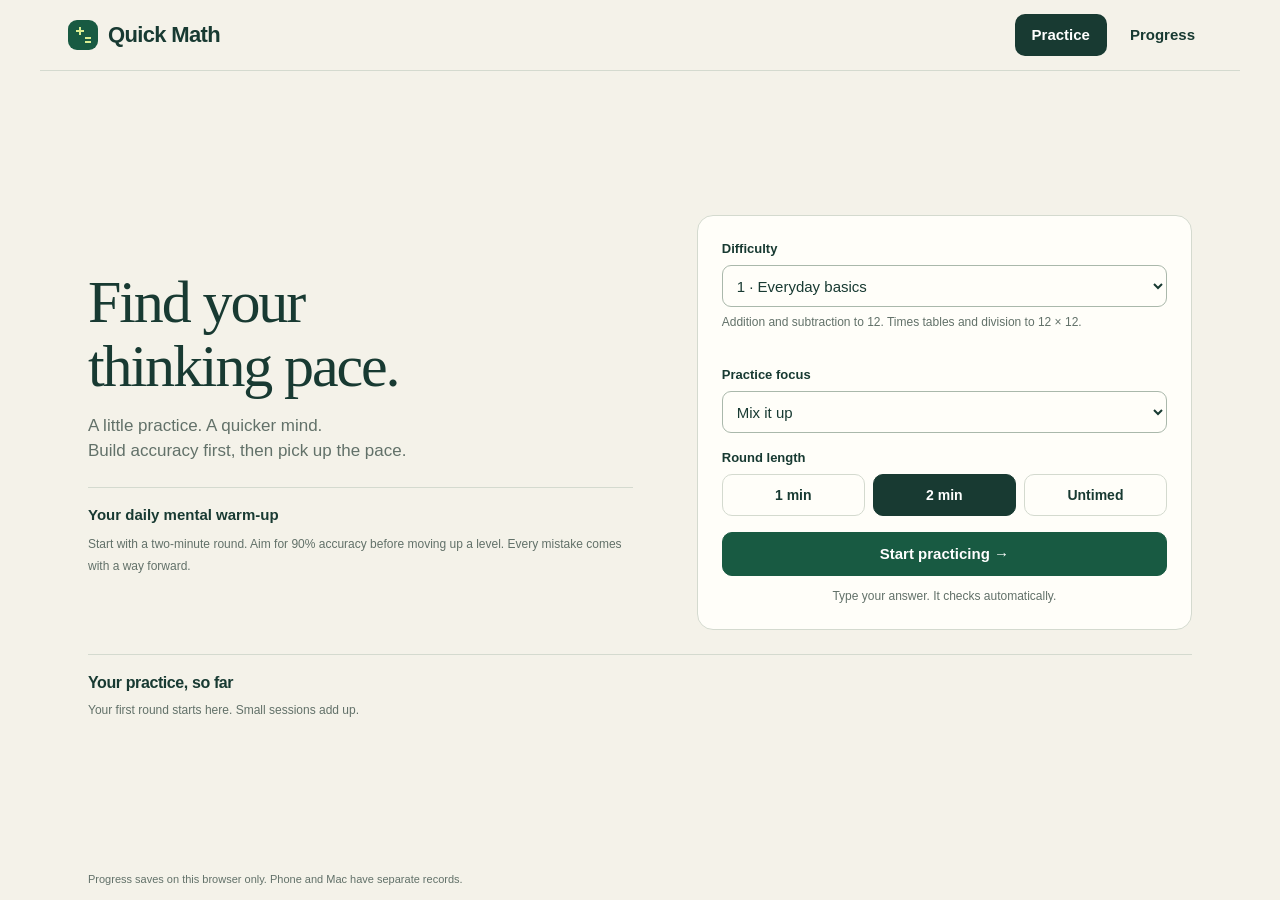
<file: index.html>
<!doctype html>
<html lang="en"><head><meta charset="utf-8"><meta name="viewport" content="width=device-width,initial-scale=1"><title>Quick Math</title><link rel="icon" href="data:,">
<style>
:root{--bg:#f4f2e9;--paper:#fffef9;--ink:#183a32;--muted:#627169;--line:#d4dacf;--green:#185a42;--lime:#d9ed92;--red:#a33228}*{box-sizing:border-box}body{margin:0;background:var(--bg);color:var(--ink);font:15px/1.45 -apple-system,BlinkMacSystemFont,"Segoe UI",sans-serif;min-height:100dvh;display:flex;flex-direction:column}button,input,select{font:inherit}button,select{cursor:pointer}button{border:1px solid var(--line);background:var(--paper);color:var(--ink);border-radius:10px;padding:10px 16px;font-weight:650;min-height:42px}button:hover{background:#e9edde}button:disabled{opacity:.4;cursor:default}.primary{background:var(--green);color:white;border-color:var(--green)}.primary:hover{background:#104631}button:focus-visible,input:focus-visible,select:focus-visible{outline:3px solid #9c740e;outline-offset:3px}::selection{background:var(--lime)}[hidden]{display:none!important}header{width:100%;max-width:1200px;margin:0 auto;padding:14px 28px;display:flex;align-items:center;justify-content:space-between;border-bottom:1px solid var(--line);gap:12px}.brand{font-weight:750;font-size:22px;letter-spacing:-.03em;display:flex;align-items:center;gap:10px}.mark{width:30px;height:30px;background:var(--green);color:var(--lime);display:grid;place-items:center;border-radius:9px}nav{display:flex;gap:6px}nav button{background:transparent;border-color:transparent;padding:8px 16px}nav button[aria-current=page]{background:var(--ink);color:white}.small{font-size:12px;color:var(--muted)}main{width:100%;max-width:1160px;margin:auto;padding:24px 28px;flex:1;display:flex;align-items:center}main>section{width:100%}h1,h2,p{margin-top:0}h1{font-family:Georgia,serif;font-size:clamp(38px,4.8vw,60px);line-height:1.07;letter-spacing:-.035em;font-weight:500;margin-bottom:16px}h2{font-size:22px;letter-spacing:-.025em;margin-bottom:14px}.intro{max-width:560px;font-size:17px;color:var(--muted);margin-bottom:18px}.setup-grid{display:grid;grid-template-columns:1.1fr 1fr;gap:64px;align-items:center}.note{border-top:1px solid var(--line);margin-top:24px;padding-top:16px}.note strong{display:block;margin-bottom:6px}.settings{background:var(--paper);padding:24px;border:1px solid var(--line);border-radius:16px}label,.field-label{display:block;font-weight:650;font-size:13px;margin-bottom:6px}.field{margin-bottom:16px}select{width:100%;padding:9px 10px;border:1px solid #aab8ab;border-radius:9px;background:var(--paper);color:var(--ink);min-height:42px}#level-help{min-height:36px;margin:7px 0 0}.segments{display:flex;gap:8px}.segments button{flex:1;padding:8px 4px;font-size:14px}.segments button[aria-pressed=true]{background:var(--ink);color:white;border-color:var(--ink)}.start{width:100%}.history{margin-top:24px;border-top:1px solid var(--line);padding-top:16px}.history h2{font-size:16px;margin-bottom:8px}.history-row{display:flex;gap:32px}.metric strong{font-size:26px;display:block;font-variant-numeric:tabular-nums;line-height:1.3}.metric span{font-size:12px;color:var(--muted)}footer{width:100%;max-width:1160px;padding:8px 28px 12px;margin:auto;color:var(--muted);font-size:11px}.game{margin:auto}#play{display:grid;grid-template-columns:238px minmax(0,1fr);gap:32px;align-items:start}.game-settings{border-right:1px solid var(--line);padding-right:26px}.game-settings h2{font-size:21px;margin-bottom:18px}.game-settings p{margin:8px 0 0}.game-settings .field{margin-bottom:16px}#apply-settings{width:100%}.keyboard-guide{display:none}.game-workspace{min-width:0}.game-head{display:flex;justify-content:space-between;align-items:center;gap:10px;min-height:42px}.game-head>div{display:flex;gap:4px}.text-button{background:transparent;border-color:transparent;padding:8px 10px}.stats{display:flex;gap:24px;margin:14px 0}.stats .metric{flex:1}.track{height:5px;background:#dce1d5;border-radius:3px;overflow:hidden}.track div{height:100%;background:var(--green);width:100%;transform-origin:left;transition:transform .15s linear}.problem{padding:22px;background:var(--paper);border:1px solid var(--line);border-radius:16px;margin-top:16px;text-align:center}.topic{color:var(--muted);font-size:13px;margin-bottom:10px}#question{font-size:clamp(27px,3.2vw,42px);font-weight:550;line-height:1.25;letter-spacing:-.025em;min-height:58px;overflow-wrap:anywhere}#answer{width:100%;max-width:340px;background:var(--bg);border:1px solid #93a796;border-radius:12px;padding:9px;text-align:center;font-size:30px;color:var(--ink);caret-color:var(--green)}.answer-label{margin-top:10px}.answer-actions{display:flex;justify-content:center;gap:12px;align-items:center;margin-top:10px}.auto-hint{font-size:12px;color:var(--muted);min-width:180px}.auto-hint.typing{color:var(--green)}#feedback{margin-top:10px;padding:12px 16px;background:#edf2e3;border-radius:12px;text-align:left}#feedback.wrong{background:#fae8df;color:#762a22}#feedback strong{display:block;margin-bottom:4px}#feedback p{margin:0;font-size:14px}#next{width:100%;margin-top:10px;min-height:40px}.pace{margin-top:12px;display:flex;justify-content:space-between;color:var(--muted);font-size:12px;gap:8px}#pace-state{font-variant-numeric:tabular-nums}#input-error{color:var(--red);font-size:12px;margin:6px 0 0}#input-error:empty{display:none}.pause-panel{text-align:center;padding:60px 20px}.keypad{display:none;grid-template-columns:repeat(4,1fr);gap:6px;max-width:340px;margin:12px auto 0}.keypad button{font-size:19px;min-height:38px;padding:4px}.keypad .utility{font-size:14px}.result-title{margin-top:0;font-size:44px}.result-layout{display:grid;grid-template-columns:1fr 1fr;gap:40px;align-items:start}.result-stats{display:grid;grid-template-columns:repeat(3,1fr);gap:14px;padding:18px 0;border-top:1px solid var(--line);border-bottom:1px solid var(--line);margin:20px 0}.result-stats strong{font-size:28px}.result-actions{display:flex;gap:10px;flex-wrap:wrap}.review{padding:22px;background:var(--paper);border:1px solid var(--line);border-radius:16px}.review h2{font-size:20px}.review-row strong{font-size:21px;overflow-wrap:anywhere}.review-row p{margin:12px 0;color:var(--muted);font-size:14px}.review-row .correct-answer{color:var(--green)}.pagination{display:flex;justify-content:space-between;align-items:center;gap:10px;margin-top:18px}.pagination span{font-size:12px;color:var(--muted)}.progress-head{display:flex;justify-content:space-between;align-items:center;gap:20px;margin-bottom:18px}.progress-head h1{font-size:38px;margin:0}.progress-head select{width:210px}.progress-tabs{display:flex;gap:6px;border-bottom:1px solid var(--line);padding-bottom:12px;margin-bottom:18px}.progress-tabs button{border:0;background:transparent;padding:6px 14px}.progress-tabs button[aria-pressed=true]{background:var(--ink);color:white}.progress-tabs .export{margin-left:auto;font-size:12px}.progress-metrics{display:grid;grid-template-columns:repeat(4,1fr);gap:20px;margin-bottom:22px}.progress-grid{display:grid;grid-template-columns:1.3fr 1fr;gap:34px}.chart-panel{padding:20px;background:var(--paper);border:1px solid var(--line);border-radius:16px}.chart-panel h2{font-size:17px;margin-bottom:6px}.bars{height:132px;display:flex;gap:10px;align-items:flex-end;border-bottom:1px solid var(--line);margin:18px 0 8px}.bar-slot{flex:1;height:100%;display:flex;flex-direction:column;justify-content:flex-end;align-items:center;gap:4px;font-size:11px;font-variant-numeric:tabular-nums}.bar{width:100%;max-width:34px;background:var(--green);border-radius:4px 4px 0 0;min-height:2px}.coaching{padding-top:6px}.coaching h2{font-size:18px;margin-bottom:8px}.coaching p{font-size:14px;color:var(--muted)}.coach-rule{border-top:1px solid var(--line);padding-top:14px}.progress-table{width:100%;border-collapse:collapse;font-size:14px}.progress-table th{text-align:left;color:var(--muted);font-size:12px;font-weight:500;padding:8px 12px}.progress-table td{padding:11px 12px;border-top:1px solid var(--line);font-variant-numeric:tabular-nums}.progress-table td:first-child{font-weight:600}.progress-note{margin:12px 0 0;font-size:12px;color:var(--muted)}.phone-settings{display:none}#save-status{color:var(--red)}
@media(min-width:701px) and (max-height:730px){header{padding-top:9px;padding-bottom:9px}main{padding-top:16px;padding-bottom:16px}.settings{padding:18px}.field,.game-settings .field{margin-bottom:12px}.history{margin-top:16px;padding-top:10px}.note{margin-top:18px;padding-top:12px}h1{font-size:46px}.problem{padding:16px}#question{font-size:32px;min-height:48px}.progress-head{margin-bottom:12px}.progress-tabs{margin-bottom:14px;padding-bottom:8px}.progress-metrics{margin-bottom:16px}.bars{height:100px}.progress-table td{padding-top:9px;padding-bottom:9px}.result-stats{margin:14px 0;padding:14px 0}footer{padding-top:4px;padding-bottom:8px}}
@media(min-width:701px) and (max-height:610px){main{padding-top:12px;padding-bottom:12px}.note{display:none}.history h2{display:none}.settings .small{font-size:11px}.settings{padding:14px}.field{margin-bottom:9px}#level-help{min-height:0}.problem{margin-top:10px;padding:12px}.stats{margin:8px 0}#question{font-size:28px;min-height:40px}.game-settings>p{font-size:11px}.progress-table td{padding-top:6px;padding-bottom:6px}.progress-grid{gap:22px}.chart-panel{padding:14px}.bars{height:82px;margin-top:10px}.progress-metrics{margin-bottom:12px}.coaching p{font-size:13px}.result-title{font-size:34px}.result-message{font-size:15px}.review{padding:16px}.result-layout{gap:24px}}
@media(max-width:900px) and (min-width:701px){.setup-grid{gap:28px}#play{grid-template-columns:210px minmax(0,1fr);gap:24px}.game-settings{padding-right:20px}.game-head{font-size:13px}.stats{gap:12px}.result-layout{gap:24px}.result-actions button{font-size:13px;padding:8px 12px}}
@media(max-width:700px){body{font-size:14px}header{padding:10px 16px}.brand{font-size:19px;gap:7px}.mark{width:27px;height:27px}nav button{padding:8px 10px;font-size:13px;min-height:38px}main{padding:16px;align-items:center}footer{padding:4px 16px 8px;font-size:10px}.setup-grid{display:block}.setup-grid>div:first-child{display:none}.settings{padding:18px}.history{margin-top:16px;padding-top:12px}.history h2{font-size:14px}.history-row{gap:24px}.metric strong{font-size:23px}.history .metric span{font-size:11px}#play{display:block}.game-settings{display:none}.phone-settings{display:block}.game-head{font-size:12px}.game-head button{font-size:12px;padding:7px}.stats{gap:12px;margin:12px 0}.problem{padding:16px;margin-top:12px}#question{font-size:27px;min-height:55px}.topic{font-size:12px;margin-bottom:8px}#answer{padding:8px;font-size:27px}.keypad{display:grid}.answer-actions{margin-top:9px}.pace{font-size:11px}.answer-footnote{display:none}.result-layout{display:block}.result-title{font-size:32px;margin-bottom:8px}.intro{font-size:14px;margin-bottom:10px}.result-stats{margin:10px 0;padding:10px 0;gap:10px}.result-stats strong{font-size:24px}.result-actions{gap:8px}.result-actions button{font-size:12px;padding:8px 10px;min-height:38px}.review{margin-top:16px;padding:14px}.review h2{font-size:17px;margin-bottom:10px}.review-row strong{font-size:18px}.review-row p{font-size:12px;margin:8px 0}.pagination{margin-top:10px}.pagination button{min-height:36px;padding:6px 12px}.progress-head{gap:10px;margin-bottom:12px}.progress-head h1{font-size:29px}.progress-head select{width:160px;font-size:12px}.progress-tabs{gap:2px;margin-bottom:14px;padding-bottom:8px}.progress-tabs button{font-size:12px;padding:6px 10px;min-height:36px}.progress-tabs .export{font-size:11px;padding:6px}.progress-metrics{gap:10px;margin-bottom:16px}.progress-metrics .metric strong{font-size:22px}.progress-metrics .metric span{font-size:10px}.progress-grid{display:block}.chart-panel{padding:14px}.bars{height:90px;margin-top:12px;gap:6px}.coaching{padding-top:14px}.coaching h2{font-size:16px;margin-bottom:4px}.coaching p{font-size:12px;margin-bottom:8px}.coach-rule{display:none}.progress-table{font-size:11px}.progress-table td,.progress-table th{padding:10px 5px}.progress-table .optional{display:none}.progress-note{font-size:11px}}
@media(max-width:700px) and (max-height:700px){main{padding-top:10px;padding-bottom:10px}.settings{padding:14px}.field{margin-bottom:10px}.history{margin-top:10px;padding-top:8px}.history h2{display:none}#level-help{font-size:11px;min-height:0}.stats{margin:8px 0}.problem{padding:12px}#question{font-size:25px;min-height:42px}.keypad{margin-top:8px;gap:4px}.keypad button{min-height:34px}.pace{margin-top:8px}.result-title{font-size:27px}.review{margin-top:10px;padding:10px}.result-detail{font-size:10px}.bars{height:65px}.progress-metrics{margin-bottom:10px}.chart-panel{padding:10px}.progress-head h1{font-size:26px}.coaching{padding-top:10px}footer{font-size:9px}}
@media(pointer:fine){.keypad{display:none!important}}
@media(prefers-reduced-motion:reduce){*{transition:none!important}}

.keypad button{touch-action:manipulation;user-select:none;-webkit-user-select:none;font-variant-numeric:tabular-nums}.keypad button:active{background:var(--lime);border-color:var(--green)}
@media(max-width:700px){.keypad button{min-height:48px;font-size:22px}.keypad .utility{font-size:13px}.answer-label{position:absolute;width:1px;height:1px;padding:0;margin:-1px;overflow:hidden;clip-path:inset(50%);white-space:nowrap}#answer{margin-top:8px}body:has(#play:not([hidden])) footer{display:none}}
@media(max-width:700px) and (max-height:700px){.keypad button{min-height:44px}.keypad{gap:5px}#play .stats{margin:6px 0}#play .problem{margin-top:8px}}
@media(max-width:700px) and (max-height:620px){
 body:has(#play:not([hidden])) header{padding-top:6px;padding-bottom:6px}
 body:has(#play:not([hidden])) main{padding-top:6px;padding-bottom:6px}
 #play .game-head{min-height:34px}#play .game-head button{min-height:34px}
 #play .stats{margin:4px 0}#play .stats .metric strong{font-size:20px}
 #play .problem{padding:8px;margin-top:6px}#play .topic{margin-bottom:4px}
 #play #question{font-size:22px;min-height:32px}#play #answer{font-size:24px;padding:6px;margin-top:4px}
 #play .keypad{margin-top:6px;gap:4px}#play .pace{display:none}
 #play .answer-actions{margin-top:6px}
}

@media(max-width:700px){.level-table th:nth-child(4),.level-table td:nth-child(4){display:none}.level-table th,.level-table td{padding-top:7px;padding-bottom:7px}}

.keypad{grid-template-columns:minmax(0,1fr) 54px;gap:12px}
.number-keys{display:grid;grid-template-columns:repeat(3,minmax(0,1fr));gap:6px}
.math-keys{display:grid;grid-template-rows:repeat(3,1fr);gap:6px;border-left:1px solid var(--line);padding-left:10px}
.math-keys button{font-size:16px!important;padding:4px;background:var(--bg)}
.math-keys button.utility{font-size:11px!important}
@media(max-width:700px) and (max-height:700px){.number-keys{gap:5px}#play .keypad{gap:12px}}

</style></head><body>
<header><div class="brand"><span class="mark" aria-hidden="true"><svg width="20" height="20" viewBox="0 0 20 20" fill="none" stroke="currentColor" stroke-width="2"><path d="M3 6h8M7 2v8M12 13h6M12 17h6"/></svg></span>Quick Math</div><nav aria-label="Main navigation"><button id="nav-practice" aria-current="page">Practice</button><button id="nav-progress">Progress</button></nav></header>
<main>
<section id="setup"><div class="setup-grid"><div><h1>Find your<br>thinking pace.</h1><p class="intro">A little practice. A quicker mind.<br>Build accuracy first, then pick up the pace.</p><div class="note"><strong>Your daily mental warm-up</strong><span class="small">Start with a two-minute round. Aim for 90% accuracy before moving up a level. Every mistake comes with a way forward.</span></div></div>
<div class="settings"><div class="field"><label for="level">Difficulty</label><select id="level"><option value="0">1 · Everyday basics</option><option value="1">2 · Mental math</option><option value="2">3 · Bigger numbers</option><option value="3">4 · Pre-algebra</option><option value="4">5 · Algebra 1</option><option value="5">6 · Algebra 2</option></select><p id="level-help" class="small"></p></div><div class="field" id="operation-field"><label for="operation">Practice focus</label><select id="operation"><option value="mixed">Mix it up</option><option value="multiply">Multiplication</option><option value="add">Addition</option><option value="subtract">Subtraction</option><option value="divide">Division</option></select></div><div class="field"><span class="field-label" id="round-label">Round length</span><div class="segments" role="group" aria-labelledby="round-label"><button data-duration="60" aria-pressed="false">1 min</button><button data-duration="120" aria-pressed="true">2 min</button><button data-duration="0" aria-pressed="false">Untimed</button></div></div><button class="primary start" id="start">Start practicing <span aria-hidden="true">→</span></button><p class="small" style="text-align:center;margin:12px 0 0">Type your answer. It checks automatically.</p></div></div>
<div class="history"><h2>Your practice, so far</h2><div id="history-content"></div></div></section>
<section id="play" class="game" hidden><aside class="game-settings"><h2>Choose your level</h2><div class="field"><label for="game-level">Difficulty</label><select id="game-level"></select><p id="game-level-help" class="small"></p></div><div class="field" id="game-operation-field"><label for="game-operation">Practice focus</label><select id="game-operation"></select></div><div class="field"><label for="game-duration">Round length</label><select id="game-duration"><option value="60">1 minute</option><option value="120">2 minutes</option><option value="0">Untimed practice</option></select></div><button id="apply-settings" class="primary">Start new round</button><p class="small">Changes apply to a new round. Answers from this round are saved.</p><div class="keyboard-guide"><strong>Keep your hands on the keys.</strong><p>Type your answer and press <kbd>Enter</kbd> to check. Press <kbd>Enter</kbd> again to continue.</p></div></aside><div class="game-workspace"><div class="game-head"><strong id="round-name"></strong><div><button id="phone-settings" class="text-button phone-settings">Level</button><button id="pause" class="text-button">Pause</button><button id="finish" class="text-button">Finish</button></div></div><div id="active-game"><div class="stats"><div class="metric"><strong id="time">2:00</strong><span id="time-label">remaining</span></div><div class="metric"><strong id="score">0</strong><span>correct</span></div><div class="metric"><strong id="accuracy">—</strong><span>accuracy</span></div><div class="metric"><strong id="streak">0</strong><span>streak</span></div></div><div class="track" aria-hidden="true"><div id="time-bar"></div></div><div class="problem"><div id="topic" class="topic"></div><div id="question"></div><form id="answer-form" novalidate><label class="answer-label small" for="answer">Your answer</label><input id="answer" type="text" inputmode="decimal" autocomplete="off" spellcheck="false" aria-describedby="input-error" placeholder="?" maxlength="32"><p id="input-error" role="status"></p><div class="keypad" aria-label="Number pad"></div><div class="answer-actions"><button type="button" id="skip">Skip</button><span id="auto-hint" class="auto-hint" aria-live="polite">Correct answers check instantly</span></div></form><div id="feedback" role="status" hidden><strong id="feedback-title"></strong><p id="explanation"></p><button class="primary" id="next">Next question →</button></div><div class="pace"><span id="pace-target"></span><span id="pace-state"></span></div></div><p class="small answer-footnote" style="text-align:center;margin:10px 0 0">Decimals and fractions accepted, for example 0.5 or 1/2.</p></div><div id="paused" class="pause-panel" hidden><h2>Take a breath.</h2><p class="small">The clock is paused. Continue when ready.</p><button class="primary" id="resume">Keep practicing</button></div></div></section>
<section id="results" class="game" hidden><div class="result-layout"><div><h1 class="result-title">Round complete.</h1><p id="result-message" class="intro"></p><div class="result-stats"><div class="metric"><strong id="result-correct"></strong><span>correct answers</span></div><div class="metric"><strong id="result-accuracy"></strong><span>accuracy</span></div><div class="metric"><strong id="result-speed"></strong><span>avg. correct time</span></div></div><p id="result-detail" class="small result-detail"></p><div class="result-actions"><button class="primary" id="again">Play another round</button><button id="change">Change difficulty</button></div></div><div id="review" class="review"></div></div></section>
<section id="progress" hidden>
<div class="progress-head"><h1>Your progress.</h1><label class="sr-only" for="progress-level" hidden>Filter progress by level</label><select id="progress-level" aria-label="Filter progress by level"><option value="all">All levels</option></select></div>
<div class="progress-tabs" role="group" aria-label="Progress views"><button data-progress-tab="overview" aria-pressed="true">Overview</button><button data-progress-tab="levels" aria-pressed="false">By level</button><button data-progress-tab="recent" aria-pressed="false">History</button><button class="export" id="export-progress">Save backup</button></div>
<div id="progress-content"></div><p id="save-status" class="small" role="status"></p>
</section>
</main><footer>Progress saves on this browser only. Phone and Mac have separate records. <span id="storage-warning" role="status"></span></footer>
<script>
(function(root){
'use strict';
const rand=(a,b)=>Math.floor(Math.random()*(b-a+1))+a;
const pick=a=>a[rand(0,a.length-1)];
const signed=n=>n<0?`− ${-n}`:`+ ${n}`;
const make=(text,answer,explanation,topic)=>({text,answer,explanation,topic});
function generate(level,operation='mixed'){
 let a,b,x,k,c;
 if(level<3){
  const max=[12,50,150][level];
  const op=operation==='mixed'?pick(['add','subtract','multiply','divide']):operation;
  a=rand(2,max); b=rand(2,max);
  if(op==='add')return make(`${a} + ${b}`,a+b,`${a} + ${b} = ${a+b}.`,'Addition');
  if(op==='subtract'){if(level<2&&a<b)[a,b]=[b,a];return make(`${a} − ${b}`,a-b,`${a} − ${b} = ${a-b}.`,'Subtraction');}
  a=rand(2,[12,15,25][level]);b=rand(2,[12,20,30][level]);
  if(op==='multiply')return make(`${a} × ${b}`,a*b,`${a} × ${b} = ${a*b}.`,'Multiplication');
  return make(`${a*b} ÷ ${b}`,a,`Think: ${b} × ${a} = ${a*b}.`,'Division');
 }
 if(level===3){
  switch(rand(0,3)){
   case 0:a=rand(2,12);b=rand(2,12);c=rand(2,9);return make(`${a} + ${b} × ${c}`,a+b*c,`Multiply first: ${b} × ${c} = ${b*c}. Then add ${a}.`,'Order of operations');
   case 1:a=pick([10,20,25,50,75]);b=rand(1,12)*20;return make(`${a}% of ${b}`,a*b/100,`Divide ${a} by 100, then multiply by ${b}.`,'Percentages');
   case 2:b=pick([2,3,4,5,8]);a=rand(1,b-1);c=b*rand(2,12);return make(`${a}/${b} of ${c}`,a*c/b,`${c} ÷ ${b} × ${a} = ${a*c/b}.`,'Fractions');
   default:a=rand(-20,-1);b=rand(1,25);return make(`${a} + ${b}`,a+b,`Start at ${a} and move ${b} places to the right.`,'Signed numbers');
  }
 }
 x=rand(-9,12);a=rand(2,9);b=rand(-12,12);
 if(level===4){
  switch(rand(0,3)){
   case 0:return make(`${a}x ${signed(b)} = ${a*x+b}`,x,`Subtract ${b} from both sides, then divide by ${a}. x = ${x}.`,'Solve for x');
   case 1:c=rand(1,a-1);return make(`${a}x ${signed(b)} = ${c}x ${signed((a-c)*x+b)}`,x,`Collect x terms: ${a-c}x = ${(a-c)*x}. Divide by ${a-c}.`,'Solve for x');
   case 2:return make(`f(x) = ${a}x ${signed(b)}; find f(${x})`,a*x+b,`Substitute ${x}: ${a} × (${x}) ${signed(b)} = ${a*x+b}.`,'Functions');
   default:k=rand(-5,5);c=rand(1,6);return make(`Slope: (0, ${b}) to (${c}, ${b+k*c})`,k,`Slope = change in y ÷ change in x = ${k*c} ÷ ${c} = ${k}.`,'Slope');
  }
 }
 switch(rand(0,5)){
  case 0:x=rand(1,12);return make(`x² = ${x*x}; find positive x`,x,`Take the positive square root of ${x*x}: ${x}.`,'Quadratics');
  case 1:a=rand(1,9);b=rand(a+1,12);return make(`x² − ${a+b}x + ${a*b} = 0; smaller root?`,a,`Factor: (x − ${a})(x − ${b}) = 0. Roots are ${a} and ${b}.`,'Quadratic factoring');
  case 2:a=pick([2,3,4,5]);x=rand(1,4);return make(`${a}ˣ = ${a**x}; find x`,x,`${a} multiplied by itself ${x} time${x===1?'':'s'} gives ${a**x}.`,'Exponential equations');
  case 3:a=pick([2,3,5,10]);x=rand(1,3);return make(`log base ${a} of ${a**x}`,x,`A logarithm asks for the exponent: ${a} raised to ${x} = ${a**x}.`,'Logarithms');
  case 4:x=rand(-5,5);a=rand(1,3);b=rand(-5,5);c=rand(-6,6);return make(`f(x) = ${a}x² ${signed(b)}x ${signed(c)}; f(${x})?`,a*x*x+b*x+c,`Substitute ${x}: ${a} × ${x*x} + (${b} × ${x}) + (${c}) = ${a*x*x+b*x+c}.`,'Polynomial functions');
  default:a=rand(2,8);x=rand(1,12);b=rand(1,8);return make(`(${a}x + ${a*b}) / ${a} = ${x+b}`,x,`Multiply by ${a}: ${a}x + ${a*b} = ${a*(x+b)}. Subtract ${a*b}, then divide by ${a}.`,'Rational equations');
 }
}
const question=generate;

function parseAnswer(value){const s=value.trim().replace(/−/g,'-');if(!/^[+-]?(?:\d+(?:\.\d*)?|\.\d+)(?:\s*\/\s*[+-]?(?:\d+(?:\.\d*)?|\.\d+))?$/.test(s))return null;const parts=s.split('/').map(Number);const n=parts.length===2?parts[0]/parts[1]:parts[0];return Number.isFinite(n)?n:null;}
const api={question,parseAnswer};if(typeof module!=='undefined')module.exports=api;root.MathEngine=api;
})(typeof globalThis!=='undefined'?globalThis:this);

</script><script>
'use strict';
const $=id=>document.getElementById(id);
const descriptions=['Addition and subtraction to 12. Times tables and division to 12 × 12.','Add and subtract to 50. Multiplication and division with larger factors.','Add and subtract to 150, negative answers, and multiplication up to 25 × 30.','Percentages, fractions, signed numbers, and order of operations.','Linear equations, functions, and slope. Solve for x when asked.','Quadratics, exponentials, logarithms, polynomials, and rational equations.'];
const targets=[6,9,14,18,25,35];let duration=120,state=null,timer=null,history=[],autoTimer=null,advanceTimer=null;const storageKey='quick-math-v1';
try{const saved=JSON.parse(localStorage.getItem(storageKey)||'[]');if(Array.isArray(saved))history=saved.filter(r=>r&&Number.isFinite(r.correct)&&Number.isFinite(r.total)&&r.total>=r.correct&&r.correct>=0);}catch(e){}
function historyView(){const el=$('history-content');el.replaceChildren();if(!history.length){el.textContent='Your first round starts here. Small sessions add up.';el.className='small';return;}el.className='history-row';const total=history.reduce((n,r)=>n+r.total,0),correct=history.reduce((n,r)=>n+r.correct,0);for(const [value,label]of[[history.length,'rounds played'],[correct,'answers correct'],[total?Math.round(correct/total*100)+'%':'—','overall accuracy']]){const box=document.createElement('div');box.className='metric';const b=document.createElement('strong');b.textContent=value;const s=document.createElement('span');s.textContent=label;box.append(b,s);el.append(box);}}
function setupLevel(){$('level-help').textContent=descriptions[+$('level').value];$('operation-field').hidden=+$('level').value>=3;historyView();}
$('level').onchange=setupLevel;
$('game-level').innerHTML=$('level').innerHTML;
$('game-operation').innerHTML=$('operation').innerHTML;
function gameSettingsHelp(){$('game-level-help').textContent=descriptions[+$('game-level').value];$('game-operation-field').hidden=+$('game-level').value>=3;}
$('game-level').onchange=gameSettingsHelp;
$('apply-settings').onclick=()=>{const level=$('game-level').value,operation=$('game-operation').value,seconds=+$('game-duration').value;if(state&&!state.done)finish();$('level').value=level;$('operation').value=operation;duration=seconds;document.querySelectorAll('[data-duration]').forEach(b=>b.setAttribute('aria-pressed',String(+b.dataset.duration===duration)));setupLevel();start();};
document.querySelectorAll('[data-duration]').forEach(b=>b.onclick=()=>{duration=+b.dataset.duration;document.querySelectorAll('[data-duration]').forEach(x=>x.setAttribute('aria-pressed',String(x===b)));});
function screen(name){for(const id of ['setup','play','results','progress'])$(id).hidden=id!==name;$('nav-practice').setAttribute('aria-current',name==='progress'?'false':'page');$('nav-progress').setAttribute('aria-current',name==='progress'?'page':'false');window.scrollTo(0,0);}
function elapsed(){return state.elapsed+(state.paused?0:performance.now()-state.tickStart);}
function questionElapsed(){return performance.now()-state.questionStart;}
function start(){clearAuto();if(state&&!state.done&&state.total)saveRound(false);clearInterval(timer);state={id:globalThis.crypto?.randomUUID?.()||String(Date.now())+Math.random(),started:new Date().toISOString(),topics:{},level:+$('level').value,operation:$('operation').value,duration,elapsed:0,tickStart:performance.now(),paused:false,answered:false,correct:0,total:0,streak:0,best:0,times:[],misses:[],done:false};screen('play');$('game-level').value=String(state.level);$('game-operation').value=state.operation;$('game-duration').value=String(duration);gameSettingsHelp();$('round-name').textContent=$('level').selectedOptions[0].textContent;$('active-game').hidden=false;$('paused').hidden=true;$('pause').hidden=false;$('time-label').textContent=duration?'remaining':'practicing';next();timer=setInterval(tick,100);tick();}
function next(){clearAuto();if(!state||state.done||state.paused)return;if(state.duration&&elapsed()>=state.duration*1000){finish();return;}state.q=MathEngine.question(state.level,state.operation);state.questionStart=performance.now();state.answered=false;$('auto-hint').textContent='Correct answers check instantly';$('auto-hint').className='auto-hint';$('question').textContent=state.q.text;$('topic').textContent=state.q.topic;$('answer-form').hidden=false;$('feedback').hidden=true;$('answer').value='';$('input-error').textContent='';$('pace-target').textContent=`Pace guide: ${targets[state.level]} sec / answer`;$('answer').focus();tick();}
function tick(){if(!state||state.done||state.paused)return;const ms=elapsed();if(state.duration&&ms>=state.duration*1000){finish();return;}const sec=state.duration?Math.ceil((state.duration*1000-ms)/1000):Math.floor(ms/1000);$('time').textContent=`${Math.floor(sec/60)}:${String(sec%60).padStart(2,'0')}`;$('time-bar').style.transform=`scaleX(${state.duration?Math.max(0,1-ms/(state.duration*1000)):1})`;$('score').textContent=state.correct;$('accuracy').textContent=state.total?Math.round(state.correct/state.total*100)+'%':'—';$('streak').textContent=state.streak;if(!state.answered){const t=questionElapsed()/1000;$('pace-state').textContent=t>targets[state.level]?'Take your time. Accuracy first.':`${t.toFixed(1)} sec`;}}
function submit(skip=false){if(!state||state.done||state.paused||state.answered)return;if(state.duration&&elapsed()>=state.duration*1000){finish();return;}const value=MathEngine.parseAnswer($('answer').value);if(!skip&&value===null){$('input-error').textContent='Enter a number or fraction, such as -3 or 1/2.';return;}clearAuto();state.answered=true;const seconds=questionElapsed()/1000;const correct=!skip&&Math.abs(value-state.q.answer)<1e-8;state.total++;const topic=state.topics[state.q.topic]||(state.topics[state.q.topic]={total:0,correct:0});topic.total++;if(correct)topic.correct++;if(correct){state.correct++;state.streak++;state.best=Math.max(state.best,state.streak);state.times.push(seconds);}else{state.streak=0;state.misses.push({...state.q,given:skip?'Skipped':$('answer').value});}$('answer-form').hidden=true;$('feedback').hidden=false;$('feedback').className=correct?'':'wrong';$('feedback-title').textContent=correct?`Correct · ${seconds.toFixed(1)} seconds`:`${skip?'Skipped':'Not quite'} · Answer: ${state.q.answer}`;$('explanation').textContent=correct?(seconds<=targets[state.level]?'Right on pace. Keep it going.':'Accurate first. Speed comes with practice.'):state.q.explanation;$('pace-state').textContent=`${seconds.toFixed(1)} sec`;saveRound(false);$('next').textContent=correct?'Next question →':'Got it. Next question →';$('next').focus();tick();if(correct&&!state.done)advanceTimer=setTimeout(next,700);}
function pause(){clearAuto();if(!state||state.done||state.paused)return;if(state.duration&&elapsed()>=state.duration*1000){finish();return;}state.elapsed=elapsed();state.pausedAt=performance.now();state.paused=true;$('active-game').hidden=true;$('paused').hidden=false;$('pause').hidden=true;$('resume').focus();}
function resume(){if(!state||!state.paused||state.done)return;state.questionStart+=performance.now()-state.pausedAt;state.tickStart=performance.now();state.paused=false;$('active-game').hidden=false;$('paused').hidden=true;$('pause').hidden=false;(state.answered?$('next'):$('answer')).focus();tick();if(!state.answered&&$('answer').value)queueAnswer();}
function finish(){clearAuto();if(!state||state.done)return;const activeSeconds=Math.min(elapsed()/1000,state.duration||Infinity);state.done=true;clearInterval(timer);screen('results');const accuracy=state.total?Math.round(state.correct/state.total*100):0;const average=state.times.length?state.times.reduce((a,b)=>a+b,0)/state.times.length:null;$('result-correct').textContent=`${state.correct}/${state.total}`;$('result-accuracy').textContent=state.total?accuracy+'%':'—';$('result-speed').textContent=average===null?'—':average.toFixed(1)+'s';$('result-message').textContent=!state.total?'A fresh start is one round away.':accuracy>=90?'Accuracy is looking strong. Keep this pace, or try the next level.':accuracy>=70?'A solid start. Repeat this level and let accuracy lead.':'Slow it down. Try untimed practice and build a reliable rhythm.';$('result-detail').textContent=`${Math.round(activeSeconds)} seconds practiced · Best streak: ${state.best}. Skips count toward accuracy; unfinished questions do not. Average time uses correct answers only.`;if(state.total)saveRound(true);reviewIndex=0;renderReview();$('again').focus();}
$('start').onclick=start;$('again').onclick=start;$('change').onclick=()=>{screen('setup');setupLevel();$('level').focus();};$('answer-form').onsubmit=e=>{e.preventDefault();submit();};$('skip').onclick=()=>submit(true);$('next').onclick=next;$('pause').onclick=pause;$('resume').onclick=resume;$('finish').onclick=finish;
document.addEventListener('visibilitychange',()=>{if(document.hidden)pause();});
const keypad=document.querySelector('.keypad');
const numberKeys=document.createElement('div');numberKeys.className='number-keys';
const mathKeys=document.createElement('div');mathKeys.className='math-keys';mathKeys.setAttribute('role','group');mathKeys.setAttribute('aria-label','Math and editing controls');
keypad.append(numberKeys,mathKeys);
for(const key of ['1','2','3','4','5','6','7','8','9','.','0','⌫','±','/','Clear']){const b=document.createElement('button');b.type='button';b.textContent=key;if(['⌫','Clear'].includes(key))b.className='utility';if(key==='±')b.setAttribute('aria-label','Toggle negative sign');if(key==='⌫')b.setAttribute('aria-label','Delete last digit');b.onclick=()=>{const a=$('answer');if(key==='Clear')a.value='';else if(key==='⌫')a.value=a.value.slice(0,-1);else if(key==='±')a.value=a.value.startsWith('-')?a.value.slice(1):'-'+a.value;else if(a.value.length<32)a.value+=key;queueAnswer();};(['±','/','Clear'].includes(key)?mathKeys:numberKeys).append(b);}

setupLevel();

function clearAuto(){clearTimeout(autoTimer);clearTimeout(advanceTimer);}
function queueAnswer(){
 clearTimeout(autoTimer);
 if(!state||state.done||state.paused||state.answered)return;
 $('input-error').textContent='';
 const value=$('answer').value.trim();
 const numeric=MathEngine.parseAnswer(value);
 if(numeric!==null&&Math.abs(numeric-state.q.answer)<1e-8){submit();return;}
 $('auto-hint').textContent=value?'Checking after typing stops…':'Correct answers check instantly';
 $('auto-hint').className=value?'auto-hint typing':'auto-hint';
 if(value)autoTimer=setTimeout(()=>submit(),1100);
}
$('answer').addEventListener('input',queueAnswer);
$('answer').addEventListener('compositionstart',()=>clearTimeout(autoTimer));
$('answer').addEventListener('compositionend',queueAnswer);
$('phone-settings').onclick=()=>{pause();screen('setup');setupLevel();};
$('nav-practice').onclick=()=>{if(state&&!state.done){screen('play');}else{screen('setup');setupLevel();}};
$('nav-progress').onclick=()=>{pause();screen('progress');renderProgress();};
const touchPad=matchMedia('(max-width:700px) and (pointer:coarse)');
function configureInput(){ $('answer').readOnly=touchPad.matches; $('answer').setAttribute('inputmode',touchPad.matches?'none':'decimal'); }
touchPad.addEventListener('change',configureInput);
configureInput();

</script><script>
'use strict';
let reviewIndex=0,progressTab='overview',historyPage=0;
const levelNames=['Everyday basics','Mental math','Bigger numbers','Pre-algebra','Algebra 1','Algebra 2'];
function node(tag,text,className){const e=document.createElement(tag);if(text!==undefined)e.textContent=text;if(className)e.className=className;return e;}
function saveRound(completed){
 if(!state?.total)return;
 const average=state.times.length?state.times.reduce((a,b)=>a+b,0)/state.times.length:null;
 const record={timing:'instant-v1',id:state.id,correct:state.correct,total:state.total,level:state.level,average,date:state.started,operation:state.operation,duration:state.duration,seconds:Math.min(elapsed()/1000,state.duration||Infinity),best:state.best,topics:state.topics,completed};
 const index=history.findIndex(r=>r.id===record.id);
 if(index<0)history.push(record);else history[index]=record;
 try{localStorage.setItem(storageKey,JSON.stringify(history));$('storage-warning').textContent='';}catch(e){$('storage-warning').textContent='Saving unavailable. Use Progress → Save backup before closing.';}
}
function renderReview(){
 const review=$('review');review.replaceChildren();
 if(!state.misses.length){review.append(node('h2',state.total?'A clean round.':'Ready when you are.'),node('p',state.total?'No mistakes to review. Try another round to build consistency.':'Choose a level and start with a few answers.','small'));return;}
 const q=state.misses[reviewIndex];review.append(node('h2','Learn from this one'));
 const row=node('div',undefined,'review-row');row.append(node('strong',q.text),node('p',`${q.given==='Skipped'?'Skipped':'Your answer: '+q.given} · Correct: ${q.answer}`,'correct-answer'),node('p',q.explanation));review.append(row);
 const paging=node('div',undefined,'pagination'),prev=node('button','← Previous'),nextButton=node('button','Next →');prev.disabled=reviewIndex===0;nextButton.disabled=reviewIndex===state.misses.length-1;prev.onclick=()=>{reviewIndex--;renderReview();};nextButton.onclick=()=>{reviewIndex++;renderReview();};paging.append(prev,node('span',`${reviewIndex+1} of ${state.misses.length}`),nextButton);review.append(paging);
}
function summary(rows){
 const total=rows.reduce((n,r)=>n+r.total,0),correct=rows.reduce((n,r)=>n+r.correct,0);
 const timed=rows.filter(r=>Number.isFinite(r.average)&&r.average>=0&&r.correct>0);
 const timedCorrect=timed.reduce((n,r)=>n+r.correct,0);
 return {total,correct,accuracy:total?correct/total*100:null,average:timedCorrect?timed.reduce((n,r)=>n+r.average*r.correct,0)/timedCorrect:null};
}
const percent=n=>n===null?'—':`${Math.round(n)}%`;
const seconds=n=>n===null?'—':`${n.toFixed(1)}s`;
function metric(value,label){const e=node('div',undefined,'metric');e.append(node('strong',value),node('span',label));return e;}
function chosenRows(){const level=$('progress-level').value;return history.filter(r=>r.total>0&&(level==='all'||r.level===+level));}
function renderProgress(){
 const root=$('progress-content');root.replaceChildren();$('save-status').textContent='';
 $('progress-level').disabled=progressTab==='levels';
 document.querySelectorAll('[data-progress-tab]').forEach(b=>b.setAttribute('aria-pressed',String(b.dataset.progressTab===progressTab)));
 if(progressTab==='levels'){renderLevels(root);return;}
 const rows=chosenRows();
 if(progressTab==='recent'){renderHistory(root,rows);return;}
 const stats=summary(rows),days=new Set(rows.map(r=>{const d=new Date(r.date);return Number.isFinite(+d)?d.toLocaleDateString():null;}).filter(Boolean));
 const metrics=node('div',undefined,'progress-metrics');metrics.append(metric(percent(stats.accuracy),'accuracy'),metric(seconds(stats.average),'avg. correct time'),metric(String(stats.total),'answers practiced'),metric(String(days.size),'practice days'));root.append(metrics);
 const grid=node('div',undefined,'progress-grid'),chart=node('div',undefined,'chart-panel');chart.append(node('h2','Accuracy over time'),node('p',rows.length?'Last 10 rounds · oldest to newest':'Your first answers will appear here.','small'));
 const bars=node('div',undefined,'bars');bars.setAttribute('role','img');bars.setAttribute('aria-label',rows.length?'Round accuracies: '+rows.slice(-10).map(r=>percent(r.correct/r.total*100)).join(', '):'No practice data yet');
 for(const r of rows.slice(-10)){const slot=node('div',undefined,'bar-slot'),bar=node('div',undefined,'bar'),pct=r.correct/r.total*100;bar.style.height=`${Math.max(2,pct*.76)}%`;slot.append(node('span',percent(pct)),bar);slot.title=`${levelNames[r.level]||'Level'}: ${r.correct}/${r.total}`;bars.append(slot);}chart.append(bars,node('p','Skips count as misses. Speed uses correct answers only.','small'));grid.append(chart);
 const coach=node('div',undefined,'coaching');coach.append(node('h2',rows.length?'Your next step':'Build your starting point'));
 if(!rows.length){coach.append(node('p','Play one short round at a comfortable level. Aim for accurate answers first, then work toward the pace guide.'));}
 else{
  const latest=rows[rows.length-1];const peers=rows.filter(r=>r.level===latest.level&&r.operation===latest.operation&&r.duration===latest.duration&&r.timing===latest.timing).slice(-6);
  const recent=summary(peers.slice(-3));
  const ready=recent.total>=30&&recent.accuracy>=90&&recent.average!==null&&recent.average<=targets[latest.level];
  coach.append(node('p',ready?`${levelNames[latest.level]}: strong accuracy at the target pace. Try a harder level or a different focus.`:recent.accuracy<90?`Stay with ${levelNames[latest.level]}. Slow down until answers feel dependable, aiming for 90% accuracy.`:`Keep practicing ${levelNames[latest.level]}. Build at least 30 recent answers at 90% accuracy and near the pace guide before moving up.`));
  const trend=node('div',undefined,'coach-rule');trend.append(node('h2','Is it getting easier?'));
  if(peers.length>=6){const before=summary(peers.slice(0,3)),after=summary(peers.slice(3));const diff=after.accuracy-before.accuracy;let message=`Accuracy ${diff>=0?'up':'down'} ${Math.abs(diff).toFixed(1)} percentage points.`;if(before.average!==null&&after.average!==null){const speed=before.average-after.average;message+=` Correct answers ${Math.abs(speed).toFixed(1)}s ${speed>=0?'faster':'slower'}.`;}trend.append(node('p',message),node('p','Latest 3 vs previous 3 rounds at the same level, focus, and timer.','small'));}
  else trend.append(node('p',`${peers.length}/6 comparable rounds recorded. After six rounds with the same level, focus, and timer, a speed and accuracy comparison appears.`));
  coach.append(trend);
 }
 grid.append(coach);root.append(grid);
}
function table(headers){const t=node('table',undefined,'progress-table'),thead=node('thead'),tr=node('tr'),body=node('tbody');for(const h of headers)tr.append(node('th',h));thead.append(tr);t.append(thead,body);return [t,body];}
function renderLevels(root){
 const [t,body]=table(['Level','Answers','Accuracy','Speed','Practice status']);t.classList.add('level-table');
 levelNames.forEach((name,level)=>{const rows=history.filter(r=>r.level===level),s=summary(rows),recent=summary(rows.slice(-3));let status=!s.total?'Not started':recent.total<30?'Building a baseline':recent.accuracy<90?'Accuracy first':recent.average!==null&&recent.average<=targets[level]?'Ready to stretch':'Build speed';const tr=node('tr');for(const value of [`${level+1} · ${name}`,String(s.total),percent(s.accuracy),seconds(s.average),status])tr.append(node('td',value));body.append(tr);});root.append(t,node('p','Status uses the latest 3 rounds: 30+ answers, 90% accuracy, and the level’s pace guide. Practice guidance, not a mastery score.','progress-note'));
}
function renderHistory(root,rows){
 const latest=rows.slice().reverse();const count=innerWidth<=700?(innerHeight<=620?3:4):5,pages=Math.max(1,Math.ceil(latest.length/count));historyPage=Math.min(historyPage,pages-1);
 const [t,body]=table(['When','Level','Correct','Accuracy','Speed']);
 for(const r of latest.slice(historyPage*count,(historyPage+1)*count)){const tr=node('tr'),d=new Date(r.date);const date=Number.isFinite(+d)?d.toLocaleDateString(undefined,{month:'short',day:'numeric'})+' '+d.toLocaleTimeString(undefined,{hour:'numeric',minute:'2-digit'}):'Earlier';for(const v of [date,levelNames[r.level]||'Earlier round',`${r.correct}/${r.total}`,percent(r.correct/r.total*100),seconds(Number.isFinite(r.average)?r.average:null)])tr.append(node('td',v));body.append(tr);}
 root.append(t);if(!latest.length)root.append(node('p','No rounds yet. Start practicing to make your first entry.','progress-note'));
 const pager=node('div',undefined,'pagination'),prev=node('button','← Previous'),nextButton=node('button','Next →');prev.disabled=historyPage===0;nextButton.disabled=historyPage>=pages-1;prev.onclick=()=>{historyPage--;renderProgress();};nextButton.onclick=()=>{historyPage++;renderProgress();};pager.append(prev,node('span',`${historyPage+1} / ${pages} · ${rows.length} rounds`),nextButton);root.append(pager,node('p','Every answered question saves immediately, including unfinished rounds.','progress-note'));
}
for(const option of $('level').options)$('progress-level').append(option.cloneNode(true));
$('progress-level').onchange=()=>{historyPage=0;renderProgress();};
document.querySelectorAll('[data-progress-tab]').forEach(b=>b.onclick=()=>{progressTab=b.dataset.progressTab;historyPage=0;renderProgress();});
$('export-progress').onclick=()=>{const blob=new Blob([JSON.stringify({app:'Quick Math',version:2,exported:new Date().toISOString(),rounds:history},null,2)],{type:'application/json'});const url=URL.createObjectURL(blob),link=node('a');link.href=url;link.download='quick-math-progress-'+new Date().toISOString().slice(0,10)+'.json';link.click();setTimeout(()=>URL.revokeObjectURL(url),1000);$('save-status').textContent='Backup downloaded. It contains only this browser’s practice records.';};

</script></body></html>
</file>
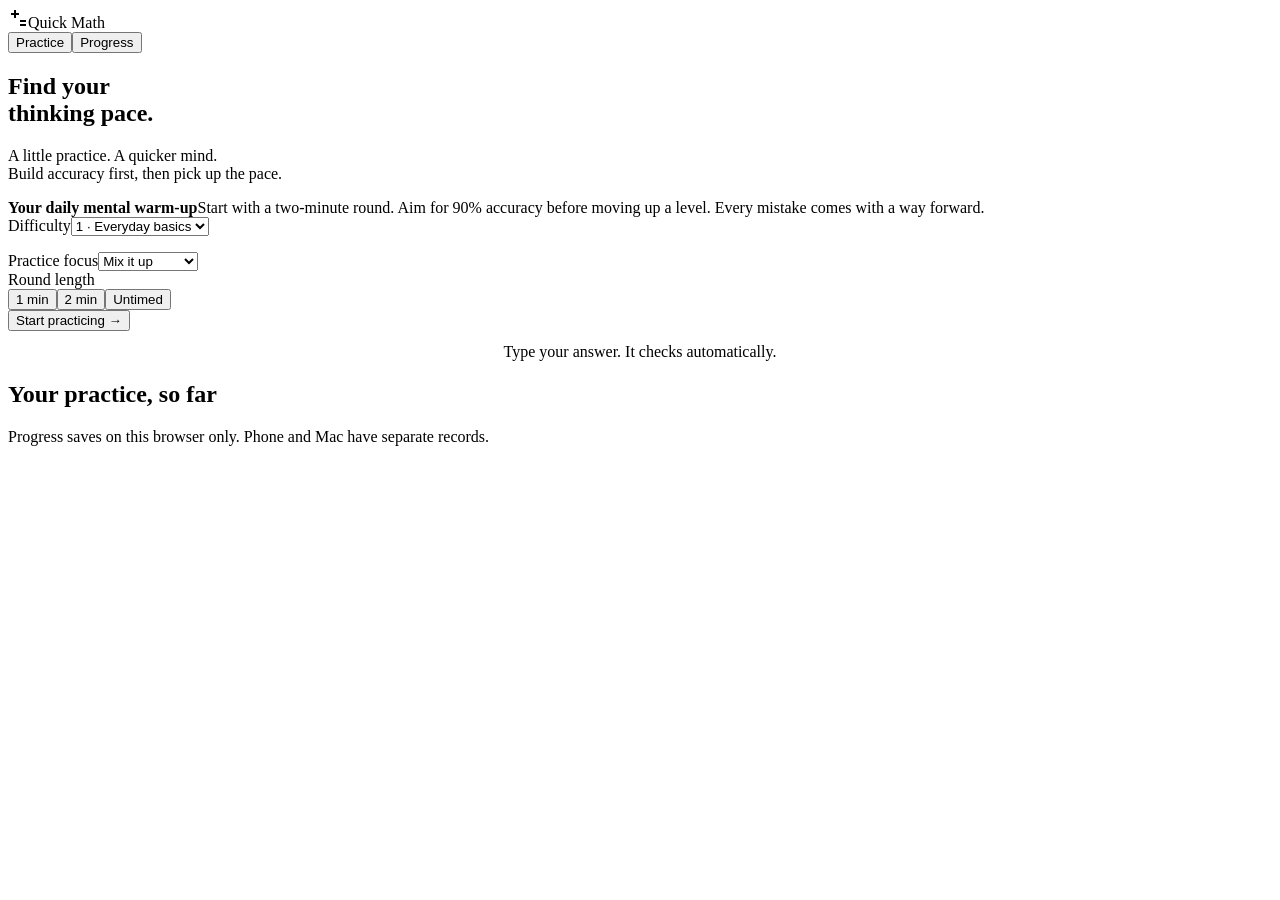
<file: template.html>
<!doctype html>
<html lang="en"><head><meta charset="utf-8"><meta name="viewport" content="width=device-width,initial-scale=1"><title>Quick Math</title><link rel="icon" href="data:,">
<style>
/* STYLES */
</style></head><body>
<header><div class="brand"><span class="mark" aria-hidden="true"><svg width="20" height="20" viewBox="0 0 20 20" fill="none" stroke="currentColor" stroke-width="2"><path d="M3 6h8M7 2v8M12 13h6M12 17h6"/></svg></span>Quick Math</div><nav aria-label="Main navigation"><button id="nav-practice" aria-current="page">Practice</button><button id="nav-progress">Progress</button></nav></header>
<main>
<section id="setup"><div class="setup-grid"><div><h1>Find your<br>thinking pace.</h1><p class="intro">A little practice. A quicker mind.<br>Build accuracy first, then pick up the pace.</p><div class="note"><strong>Your daily mental warm-up</strong><span class="small">Start with a two-minute round. Aim for 90% accuracy before moving up a level. Every mistake comes with a way forward.</span></div></div>
<div class="settings"><div class="field"><label for="level">Difficulty</label><select id="level"><option value="0">1 · Everyday basics</option><option value="1">2 · Mental math</option><option value="2">3 · Bigger numbers</option><option value="3">4 · Pre-algebra</option><option value="4">5 · Algebra 1</option><option value="5">6 · Algebra 2</option></select><p id="level-help" class="small"></p></div><div class="field" id="operation-field"><label for="operation">Practice focus</label><select id="operation"><option value="mixed">Mix it up</option><option value="multiply">Multiplication</option><option value="add">Addition</option><option value="subtract">Subtraction</option><option value="divide">Division</option></select></div><div class="field"><span class="field-label" id="round-label">Round length</span><div class="segments" role="group" aria-labelledby="round-label"><button data-duration="60" aria-pressed="false">1 min</button><button data-duration="120" aria-pressed="true">2 min</button><button data-duration="0" aria-pressed="false">Untimed</button></div></div><button class="primary start" id="start">Start practicing <span aria-hidden="true">→</span></button><p class="small" style="text-align:center;margin:12px 0 0">Type your answer. It checks automatically.</p></div></div>
<div class="history"><h2>Your practice, so far</h2><div id="history-content"></div></div></section>
<section id="play" class="game" hidden><aside class="game-settings"><h2>Choose your level</h2><div class="field"><label for="game-level">Difficulty</label><select id="game-level"></select><p id="game-level-help" class="small"></p></div><div class="field" id="game-operation-field"><label for="game-operation">Practice focus</label><select id="game-operation"></select></div><div class="field"><label for="game-duration">Round length</label><select id="game-duration"><option value="60">1 minute</option><option value="120">2 minutes</option><option value="0">Untimed practice</option></select></div><button id="apply-settings" class="primary">Start new round</button><p class="small">Changes apply to a new round. Answers from this round are saved.</p><div class="keyboard-guide"><strong>Keep your hands on the keys.</strong><p>Type your answer and press <kbd>Enter</kbd> to check. Press <kbd>Enter</kbd> again to continue.</p></div></aside><div class="game-workspace"><div class="game-head"><strong id="round-name"></strong><div><button id="phone-settings" class="text-button phone-settings">Level</button><button id="pause" class="text-button">Pause</button><button id="finish" class="text-button">Finish</button></div></div><div id="active-game"><div class="stats"><div class="metric"><strong id="time">2:00</strong><span id="time-label">remaining</span></div><div class="metric"><strong id="score">0</strong><span>correct</span></div><div class="metric"><strong id="accuracy">—</strong><span>accuracy</span></div><div class="metric"><strong id="streak">0</strong><span>streak</span></div></div><div class="track" aria-hidden="true"><div id="time-bar"></div></div><div class="problem"><div id="topic" class="topic"></div><div id="question"></div><form id="answer-form" novalidate><label class="answer-label small" for="answer">Your answer</label><input id="answer" type="text" inputmode="decimal" autocomplete="off" spellcheck="false" aria-describedby="input-error" placeholder="?" maxlength="32"><p id="input-error" role="status"></p><div class="keypad" aria-label="Number pad"></div><div class="answer-actions"><button type="button" id="skip">Skip</button><span id="auto-hint" class="auto-hint" aria-live="polite">Correct answers check instantly</span></div></form><div id="feedback" role="status" hidden><strong id="feedback-title"></strong><p id="explanation"></p><button class="primary" id="next">Next question →</button></div><div class="pace"><span id="pace-target"></span><span id="pace-state"></span></div></div><p class="small answer-footnote" style="text-align:center;margin:10px 0 0">Decimals and fractions accepted, for example 0.5 or 1/2.</p></div><div id="paused" class="pause-panel" hidden><h2>Take a breath.</h2><p class="small">The clock is paused. Continue when ready.</p><button class="primary" id="resume">Keep practicing</button></div></div></section>
<section id="results" class="game" hidden><div class="result-layout"><div><h1 class="result-title">Round complete.</h1><p id="result-message" class="intro"></p><div class="result-stats"><div class="metric"><strong id="result-correct"></strong><span>correct answers</span></div><div class="metric"><strong id="result-accuracy"></strong><span>accuracy</span></div><div class="metric"><strong id="result-speed"></strong><span>avg. correct time</span></div></div><p id="result-detail" class="small result-detail"></p><div class="result-actions"><button class="primary" id="again">Play another round</button><button id="change">Change difficulty</button></div></div><div id="review" class="review"></div></div></section>
<section id="progress" hidden>
<div class="progress-head"><h1>Your progress.</h1><label class="sr-only" for="progress-level" hidden>Filter progress by level</label><select id="progress-level" aria-label="Filter progress by level"><option value="all">All levels</option></select></div>
<div class="progress-tabs" role="group" aria-label="Progress views"><button data-progress-tab="overview" aria-pressed="true">Overview</button><button data-progress-tab="levels" aria-pressed="false">By level</button><button data-progress-tab="recent" aria-pressed="false">History</button><button class="export" id="export-progress">Save backup</button></div>
<div id="progress-content"></div><p id="save-status" class="small" role="status"></p>
</section>
</main><footer>Progress saves on this browser only. Phone and Mac have separate records. <span id="storage-warning" role="status"></span></footer>
<script>
/* ENGINE */
</script><script>
/* APP */
</script><script>
/* PROGRESS */
</script></body></html>
</file>
